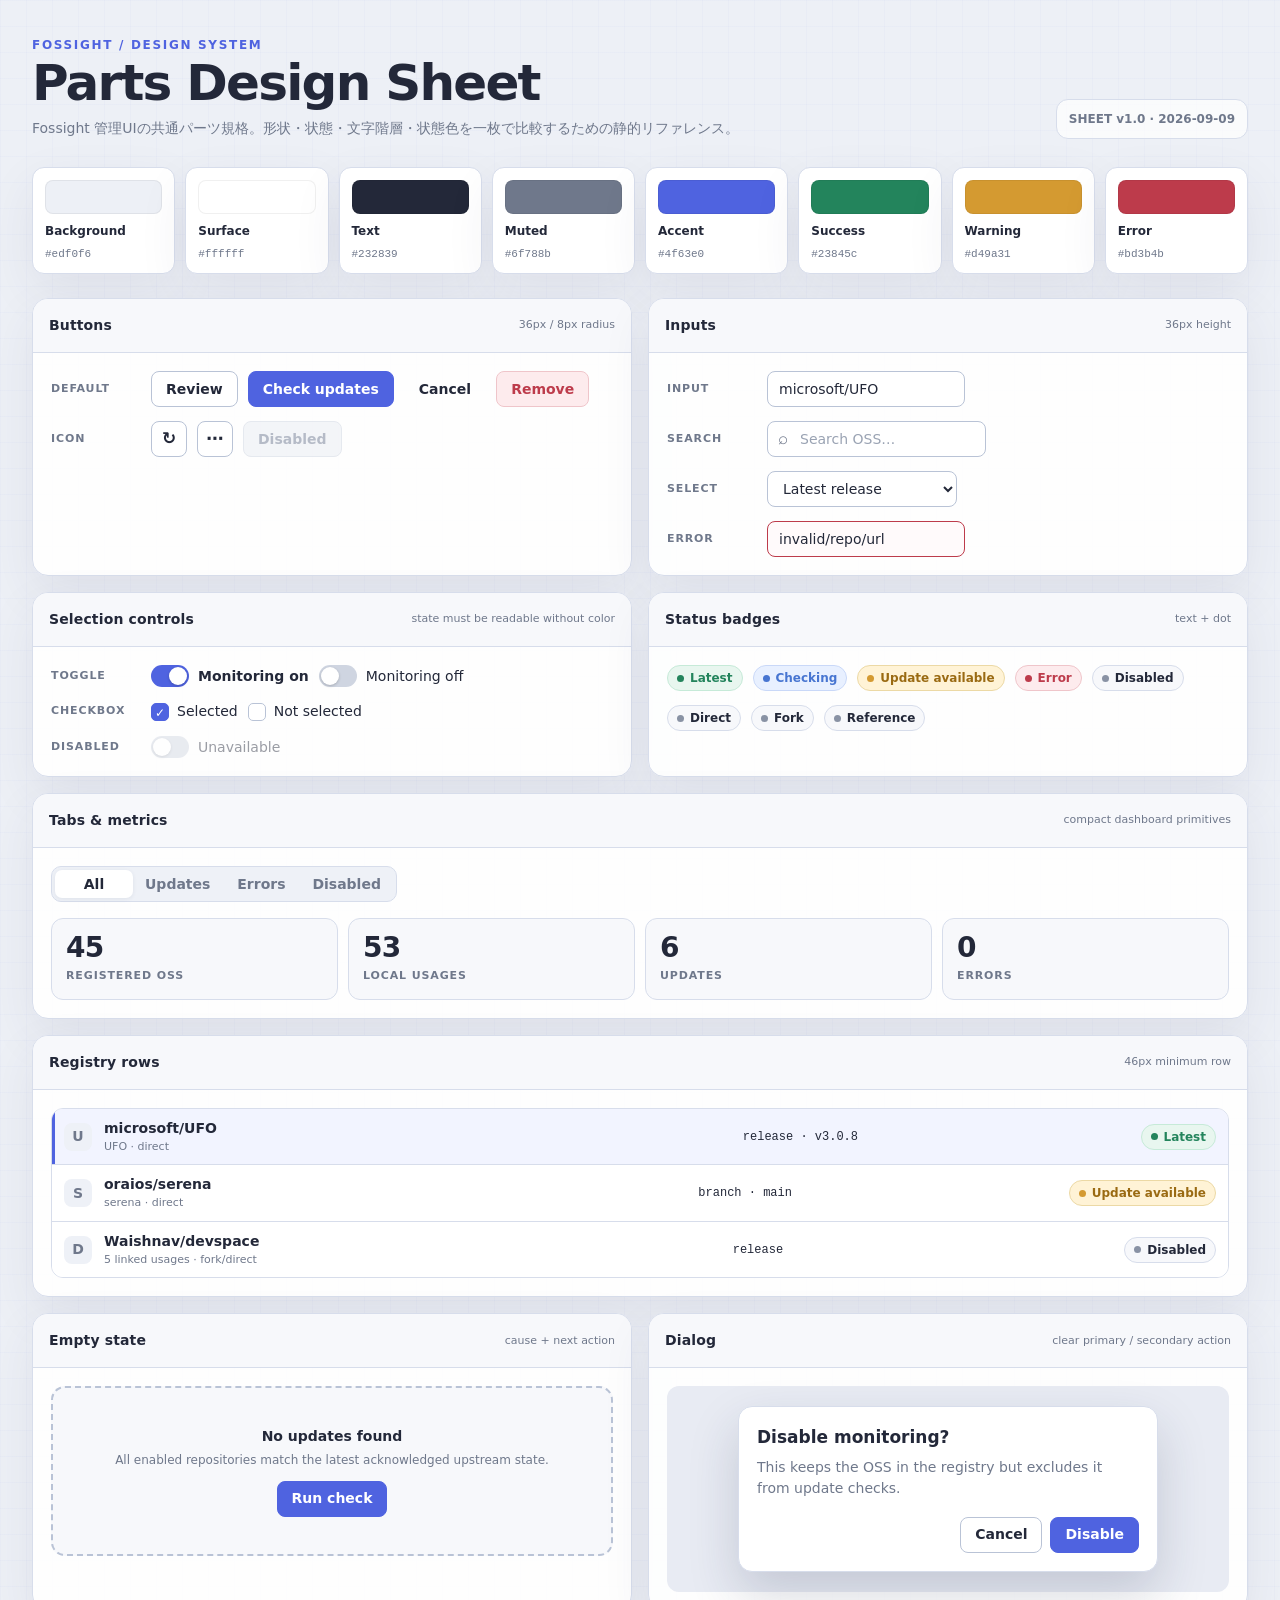
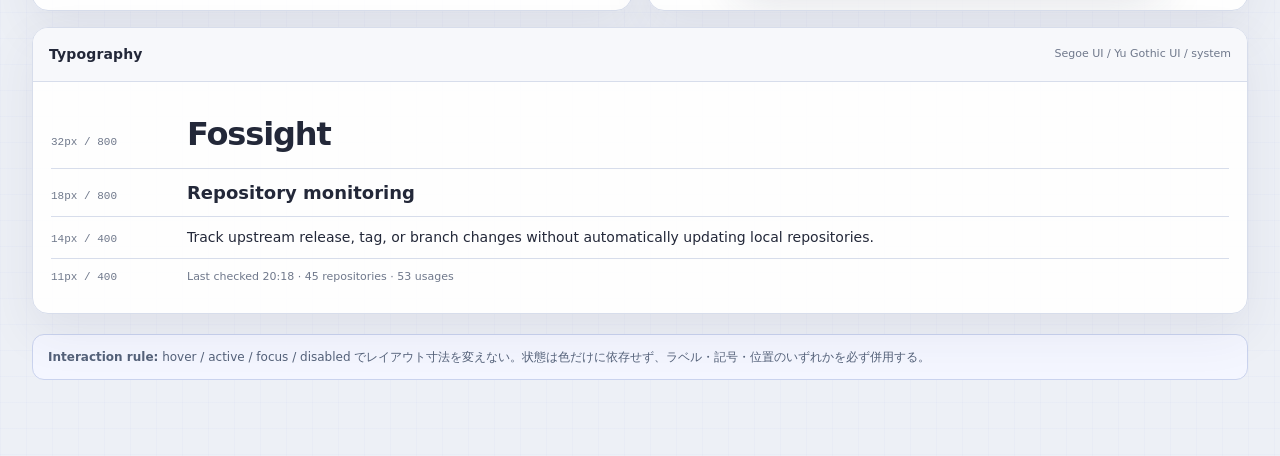
<file: design-sheets/parts-design-sheet.html>
<!doctype html>
<html lang="ja">
<head>
  <meta charset="utf-8">
  <meta name="viewport" content="width=device-width, initial-scale=1">
  <title>Fossight — Parts Design Sheet</title>
  <style>
    :root {
      --bg: #edf0f6;
      --surface: #ffffff;
      --surface-2: #f7f8fb;
      --surface-3: #eef1f7;
      --ink: #232839;
      --muted: #6f788b;
      --border: #d7ddeb;
      --border-strong: #b9c3d6;
      --accent: #4f63e0;
      --accent-soft: #e9edff;
      --success: #23845c;
      --success-soft: #e8f6ef;
      --warning: #9a6a12;
      --warning-soft: #fff3d6;
      --danger: #bd3b4b;
      --danger-soft: #fdebed;
      --running: #4775d1;
      --running-soft: #e8f0ff;
      --shadow: 0 18px 50px rgba(45, 55, 88, .08);
      --r-sm: 8px;
      --r-md: 12px;
      --r-lg: 16px;
      --space-1: 4px;
      --space-2: 8px;
      --space-3: 12px;
      --space-4: 16px;
      --space-6: 24px;
      --space-8: 32px;
    }

    * { box-sizing: border-box; }
    html { color-scheme: light; }
    body {
      margin: 0;
      color: var(--ink);
      background:
        linear-gradient(rgba(79, 99, 224, .025) 1px, transparent 1px),
        linear-gradient(90deg, rgba(79, 99, 224, .025) 1px, transparent 1px),
        var(--bg);
      background-size: 26px 26px;
      font-family: "Segoe UI", "Yu Gothic UI", system-ui, -apple-system, sans-serif;
      font-size: 14px;
      line-height: 1.5;
    }

    button, input, select { font: inherit; color: inherit; }
    button, input, select, .toggle { outline: none; }
    :focus-visible { box-shadow: 0 0 0 2px var(--surface), 0 0 0 4px var(--accent); }

    .page { max-width: 1440px; margin: 0 auto; padding: 36px 32px 64px; }
    .masthead {
      display: flex;
      align-items: end;
      justify-content: space-between;
      gap: 24px;
      margin-bottom: 28px;
    }
    .eyebrow {
      margin: 0 0 4px;
      color: var(--accent);
      font-size: 12px;
      font-weight: 800;
      letter-spacing: .14em;
      text-transform: uppercase;
    }
    h1 { margin: 0; font-size: clamp(30px, 4vw, 50px); line-height: 1; letter-spacing: -.035em; }
    .lead { margin: 10px 0 0; max-width: 760px; color: var(--muted); }
    .stamp {
      flex: 0 0 auto;
      padding: 10px 12px;
      border: 1px solid var(--border);
      border-radius: var(--r-md);
      background: rgba(255,255,255,.72);
      color: var(--muted);
      font-size: 12px;
      font-weight: 700;
    }

    .tokens {
      display: grid;
      grid-template-columns: repeat(8, minmax(90px, 1fr));
      gap: 10px;
      margin-bottom: 24px;
    }
    .swatch {
      min-height: 92px;
      padding: 12px;
      border: 1px solid var(--border);
      border-radius: var(--r-md);
      background: var(--surface);
      box-shadow: var(--shadow);
      display: flex;
      flex-direction: column;
      justify-content: space-between;
      gap: 8px;
    }
    .swatch-color { height: 34px; border-radius: 8px; border: 1px solid rgba(0,0,0,.06); }
    .swatch strong { font-size: 12px; }
    .swatch code { color: var(--muted); font: 11px/1.2 ui-monospace, SFMono-Regular, Consolas, monospace; }

    .sheet-grid { display: grid; grid-template-columns: repeat(2, minmax(0, 1fr)); gap: 16px; }
    .panel {
      border: 1px solid var(--border);
      border-radius: var(--r-lg);
      background: rgba(255,255,255,.92);
      box-shadow: var(--shadow);
      overflow: clip;
    }
    .panel.wide { grid-column: 1 / -1; }
    .panel-head {
      min-height: 54px;
      padding: 14px 16px;
      display: flex;
      align-items: center;
      justify-content: space-between;
      gap: 16px;
      border-bottom: 1px solid var(--border);
      background: var(--surface-2);
    }
    .panel-head h2 { margin: 0; font-size: 14px; letter-spacing: .01em; }
    .panel-head span { color: var(--muted); font-size: 11px; }
    .panel-body { padding: 18px; }
    .row { display: flex; flex-wrap: wrap; align-items: center; gap: 10px; }
    .row + .row { margin-top: 14px; }
    .spec-label { min-width: 90px; color: var(--muted); font-size: 11px; font-weight: 700; text-transform: uppercase; letter-spacing: .08em; }

    .btn {
      min-height: 36px;
      padding: 0 14px;
      border: 1px solid var(--border-strong);
      border-radius: var(--r-sm);
      background: var(--surface);
      font-weight: 700;
      cursor: default;
    }
    .btn:hover { background: var(--surface-2); border-color: #aeb9ce; }
    .btn.primary { color: #fff; border-color: var(--accent); background: var(--accent); }
    .btn.primary:hover { background: #4659cc; }
    .btn.ghost { border-color: transparent; background: transparent; }
    .btn.danger { color: var(--danger); border-color: #efc5ca; background: var(--danger-soft); }
    .btn[disabled] { color: #a4abba; background: #f1f3f7; border-color: #e0e4ec; opacity: .8; }
    .btn.icon { width: 36px; padding: 0; display: inline-grid; place-items: center; font-size: 17px; }

    .field, .select {
      height: 36px;
      min-width: 190px;
      padding: 0 11px;
      border: 1px solid var(--border-strong);
      border-radius: var(--r-sm);
      background: var(--surface);
    }
    .field::placeholder { color: #9aa3b3; }
    .field.error { border-color: var(--danger); background: #fffafb; }
    .search { position: relative; display: inline-flex; align-items: center; }
    .search::before { content: "⌕"; position: absolute; left: 11px; color: var(--muted); font-size: 17px; pointer-events: none; }
    .search .field { padding-left: 32px; }

    .toggle { display: inline-flex; align-items: center; gap: 9px; cursor: default; }
    .toggle-track {
      width: 38px; height: 22px; padding: 2px;
      border-radius: 999px; background: #cfd5e1;
      display: inline-flex; align-items: center;
    }
    .toggle-track::after { content: ""; width: 18px; height: 18px; border-radius: 50%; background: #fff; box-shadow: 0 1px 3px rgba(0,0,0,.2); }
    .toggle.on .toggle-track { justify-content: flex-end; background: var(--accent); }
    .toggle.disabled { opacity: .45; }

    .check { display: inline-flex; align-items: center; gap: 8px; }
    .check-box { width: 18px; height: 18px; border: 1px solid var(--border-strong); border-radius: 5px; background: #fff; display: grid; place-items: center; }
    .check.checked .check-box { color: #fff; border-color: var(--accent); background: var(--accent); }
    .check.checked .check-box::after { content: "✓"; font-size: 12px; font-weight: 900; }

    .badge {
      min-height: 26px; padding: 3px 9px; border-radius: 999px;
      display: inline-flex; align-items: center; gap: 6px;
      border: 1px solid var(--border); background: var(--surface-2);
      font-size: 12px; font-weight: 800;
    }
    .badge::before { content: ""; width: 7px; height: 7px; border-radius: 50%; background: #8992a4; }
    .badge.ok { color: var(--success); border-color: #c6ead8; background: var(--success-soft); }
    .badge.ok::before { background: var(--success); }
    .badge.run { color: var(--running); border-color: #c9d8f8; background: var(--running-soft); }
    .badge.run::before { background: var(--running); }
    .badge.warn { color: var(--warning); border-color: #ecd9a5; background: var(--warning-soft); }
    .badge.warn::before { background: #d49a31; }
    .badge.fail { color: var(--danger); border-color: #efc5ca; background: var(--danger-soft); }
    .badge.fail::before { background: var(--danger); }

    .tabs { display: inline-flex; min-height: 36px; padding: 3px; border: 1px solid var(--border); border-radius: 10px; background: var(--surface-3); }
    .tab { min-width: 78px; padding: 0 12px; border: 0; border-radius: 7px; background: transparent; color: var(--muted); font-weight: 700; }
    .tab.active { color: var(--ink); background: #fff; box-shadow: 0 1px 4px rgba(40,49,80,.08); }

    .metric-grid { display: grid; grid-template-columns: repeat(4, 1fr); gap: 10px; }
    .metric { padding: 14px; border: 1px solid var(--border); border-radius: var(--r-md); background: var(--surface-2); }
    .metric strong { display: block; font-size: 28px; line-height: 1.1; letter-spacing: -.03em; }
    .metric span { color: var(--muted); font-size: 11px; font-weight: 700; text-transform: uppercase; letter-spacing: .08em; }

    .list { border: 1px solid var(--border); border-radius: var(--r-md); overflow: clip; }
    .list-row { min-height: 46px; padding: 9px 12px; display: grid; grid-template-columns: 28px 1.3fr .8fr auto; gap: 12px; align-items: center; background: #fff; }
    .list-row + .list-row { border-top: 1px solid var(--border); }
    .list-row.selected { background: #f2f4ff; box-shadow: inset 3px 0 var(--accent); }
    .repo-icon { width: 28px; height: 28px; border-radius: 8px; display: grid; place-items: center; background: var(--surface-3); color: var(--muted); font-weight: 900; }
    .repo-name { font-weight: 800; }
    .repo-sub { color: var(--muted); font-size: 11px; }
    .mono { font-family: ui-monospace, SFMono-Regular, Consolas, monospace; font-size: 12px; }

    .empty { min-height: 170px; border: 2px dashed var(--border-strong); border-radius: 14px; background: var(--surface-2); display: grid; place-items: center; text-align: center; padding: 24px; }
    .empty strong { display: block; margin-bottom: 4px; }
    .empty p { margin: 0 0 12px; color: var(--muted); font-size: 12px; }

    .dialog-wrap { padding: 20px; border-radius: var(--r-md); background: #e8ebf3; }
    .dialog { max-width: 420px; margin: 0 auto; padding: 18px; border: 1px solid var(--border); border-radius: 14px; background: #fff; box-shadow: 0 22px 50px rgba(36, 45, 76, .18); }
    .dialog h3 { margin: 0 0 6px; font-size: 17px; }
    .dialog p { margin: 0 0 18px; color: var(--muted); }
    .dialog-actions { display: flex; justify-content: flex-end; gap: 8px; }

    .type-sample { display: grid; grid-template-columns: 120px 1fr; gap: 16px; align-items: baseline; padding: 10px 0; border-bottom: 1px solid var(--border); }
    .type-sample:last-child { border-bottom: 0; }
    .type-meta { color: var(--muted); font-size: 11px; font-family: ui-monospace, SFMono-Regular, Consolas, monospace; }
    .t-display { font-size: 32px; font-weight: 800; letter-spacing: -.035em; }
    .t-title { font-size: 18px; font-weight: 800; }
    .t-body { font-size: 14px; }
    .t-caption { font-size: 11px; color: var(--muted); }

    .note {
      margin-top: 20px; padding: 13px 15px; border: 1px solid #cad3ee; border-radius: var(--r-md);
      background: #f4f6ff; color: #536078; font-size: 12px;
    }

    @media (max-width: 980px) {
      .page { padding: 24px 18px 48px; }
      .tokens { grid-template-columns: repeat(4, 1fr); }
      .sheet-grid { grid-template-columns: 1fr; }
      .panel.wide { grid-column: auto; }
      .metric-grid { grid-template-columns: repeat(2, 1fr); }
      .list-row { grid-template-columns: 28px 1fr auto; }
      .list-row .mono { display: none; }
    }
    @media (max-width: 560px) {
      .masthead { align-items: start; flex-direction: column; }
      .tokens { grid-template-columns: repeat(2, 1fr); }
      .metric-grid { grid-template-columns: 1fr 1fr; }
      .spec-label { width: 100%; min-width: 100%; }
      .list-row { grid-template-columns: 28px 1fr; }
      .list-row .badge { grid-column: 2; justify-self: start; }
    }
  </style>
</head>
<body>
  <main class="page">
    <header class="masthead">
      <div>
        <p class="eyebrow">Fossight / Design System</p>
        <h1>Parts Design Sheet</h1>
        <p class="lead">Fossight 管理UIの共通パーツ規格。形状・状態・文字階層・状態色を一枚で比較するための静的リファレンス。</p>
      </div>
      <div class="stamp">SHEET v1.0 · 2026-09-09</div>
    </header>

    <section class="tokens" aria-label="Color tokens">
      <div class="swatch"><div class="swatch-color" style="background:#edf0f6"></div><strong>Background</strong><code>#edf0f6</code></div>
      <div class="swatch"><div class="swatch-color" style="background:#ffffff"></div><strong>Surface</strong><code>#ffffff</code></div>
      <div class="swatch"><div class="swatch-color" style="background:#232839"></div><strong>Text</strong><code>#232839</code></div>
      <div class="swatch"><div class="swatch-color" style="background:#6f788b"></div><strong>Muted</strong><code>#6f788b</code></div>
      <div class="swatch"><div class="swatch-color" style="background:#4f63e0"></div><strong>Accent</strong><code>#4f63e0</code></div>
      <div class="swatch"><div class="swatch-color" style="background:#23845c"></div><strong>Success</strong><code>#23845c</code></div>
      <div class="swatch"><div class="swatch-color" style="background:#d49a31"></div><strong>Warning</strong><code>#d49a31</code></div>
      <div class="swatch"><div class="swatch-color" style="background:#bd3b4b"></div><strong>Error</strong><code>#bd3b4b</code></div>
    </section>

    <div class="sheet-grid">
      <section class="panel">
        <div class="panel-head"><h2>Buttons</h2><span>36px / 8px radius</span></div>
        <div class="panel-body">
          <div class="row"><span class="spec-label">Default</span><button class="btn">Review</button><button class="btn primary">Check updates</button><button class="btn ghost">Cancel</button><button class="btn danger">Remove</button></div>
          <div class="row"><span class="spec-label">Icon</span><button class="btn icon" aria-label="Refresh">↻</button><button class="btn icon" aria-label="More options">⋯</button><button class="btn" disabled>Disabled</button></div>
        </div>
      </section>

      <section class="panel">
        <div class="panel-head"><h2>Inputs</h2><span>36px height</span></div>
        <div class="panel-body">
          <div class="row"><span class="spec-label">Input</span><input class="field" value="microsoft/UFO" aria-label="Repository"></div>
          <div class="row"><span class="spec-label">Search</span><label class="search"><input class="field" placeholder="Search OSS…" aria-label="Search OSS"></label></div>
          <div class="row"><span class="spec-label">Select</span><select class="select" aria-label="Tracking mode"><option>Latest release</option><option>Latest tag</option><option>Branch HEAD</option></select></div>
          <div class="row"><span class="spec-label">Error</span><input class="field error" value="invalid/repo/url" aria-invalid="true"></div>
        </div>
      </section>

      <section class="panel">
        <div class="panel-head"><h2>Selection controls</h2><span>state must be readable without color</span></div>
        <div class="panel-body">
          <div class="row"><span class="spec-label">Toggle</span><span class="toggle on"><span class="toggle-track"></span><strong>Monitoring on</strong></span><span class="toggle"><span class="toggle-track"></span><span>Monitoring off</span></span></div>
          <div class="row"><span class="spec-label">Checkbox</span><span class="check checked"><span class="check-box"></span>Selected</span><span class="check"><span class="check-box"></span>Not selected</span></div>
          <div class="row"><span class="spec-label">Disabled</span><span class="toggle disabled"><span class="toggle-track"></span><span>Unavailable</span></span></div>
        </div>
      </section>

      <section class="panel">
        <div class="panel-head"><h2>Status badges</h2><span>text + dot</span></div>
        <div class="panel-body">
          <div class="row"><span class="badge ok">Latest</span><span class="badge run">Checking</span><span class="badge warn">Update available</span><span class="badge fail">Error</span><span class="badge">Disabled</span></div>
          <div class="row"><span class="badge">Direct</span><span class="badge">Fork</span><span class="badge">Reference</span></div>
        </div>
      </section>

      <section class="panel wide">
        <div class="panel-head"><h2>Tabs & metrics</h2><span>compact dashboard primitives</span></div>
        <div class="panel-body">
          <div class="row" style="justify-content:space-between; margin-bottom:16px">
            <div class="tabs" role="tablist" aria-label="Example tabs"><button class="tab active">All</button><button class="tab">Updates</button><button class="tab">Errors</button><button class="tab">Disabled</button></div>
          </div>
          <div class="metric-grid">
            <div class="metric"><strong>45</strong><span>Registered OSS</span></div>
            <div class="metric"><strong>53</strong><span>Local usages</span></div>
            <div class="metric"><strong>6</strong><span>Updates</span></div>
            <div class="metric"><strong>0</strong><span>Errors</span></div>
          </div>
        </div>
      </section>

      <section class="panel wide">
        <div class="panel-head"><h2>Registry rows</h2><span>46px minimum row</span></div>
        <div class="panel-body">
          <div class="list">
            <div class="list-row selected"><div class="repo-icon">U</div><div><div class="repo-name">microsoft/UFO</div><div class="repo-sub">UFO · direct</div></div><div class="mono">release · v3.0.8</div><span class="badge ok">Latest</span></div>
            <div class="list-row"><div class="repo-icon">S</div><div><div class="repo-name">oraios/serena</div><div class="repo-sub">serena · direct</div></div><div class="mono">branch · main</div><span class="badge warn">Update available</span></div>
            <div class="list-row"><div class="repo-icon">D</div><div><div class="repo-name">Waishnav/devspace</div><div class="repo-sub">5 linked usages · fork/direct</div></div><div class="mono">release</div><span class="badge">Disabled</span></div>
          </div>
        </div>
      </section>

      <section class="panel">
        <div class="panel-head"><h2>Empty state</h2><span>cause + next action</span></div>
        <div class="panel-body">
          <div class="empty"><div><strong>No updates found</strong><p>All enabled repositories match the latest acknowledged upstream state.</p><button class="btn primary">Run check</button></div></div>
        </div>
      </section>

      <section class="panel">
        <div class="panel-head"><h2>Dialog</h2><span>clear primary / secondary action</span></div>
        <div class="panel-body">
          <div class="dialog-wrap"><div class="dialog"><h3>Disable monitoring?</h3><p>This keeps the OSS in the registry but excludes it from update checks.</p><div class="dialog-actions"><button class="btn">Cancel</button><button class="btn primary">Disable</button></div></div></div>
        </div>
      </section>

      <section class="panel wide">
        <div class="panel-head"><h2>Typography</h2><span>Segoe UI / Yu Gothic UI / system</span></div>
        <div class="panel-body">
          <div class="type-sample"><div class="type-meta">32px / 800</div><div class="t-display">Fossight</div></div>
          <div class="type-sample"><div class="type-meta">18px / 800</div><div class="t-title">Repository monitoring</div></div>
          <div class="type-sample"><div class="type-meta">14px / 400</div><div class="t-body">Track upstream release, tag, or branch changes without automatically updating local repositories.</div></div>
          <div class="type-sample"><div class="type-meta">11px / 400</div><div class="t-caption">Last checked 20:18 · 45 repositories · 53 usages</div></div>
        </div>
      </section>
    </div>

    <p class="note"><strong>Interaction rule:</strong> hover / active / focus / disabled でレイアウト寸法を変えない。状態は色だけに依存せず、ラベル・記号・位置のいずれかを必ず併用する。</p>
  </main>
</body>
</html>
</file>
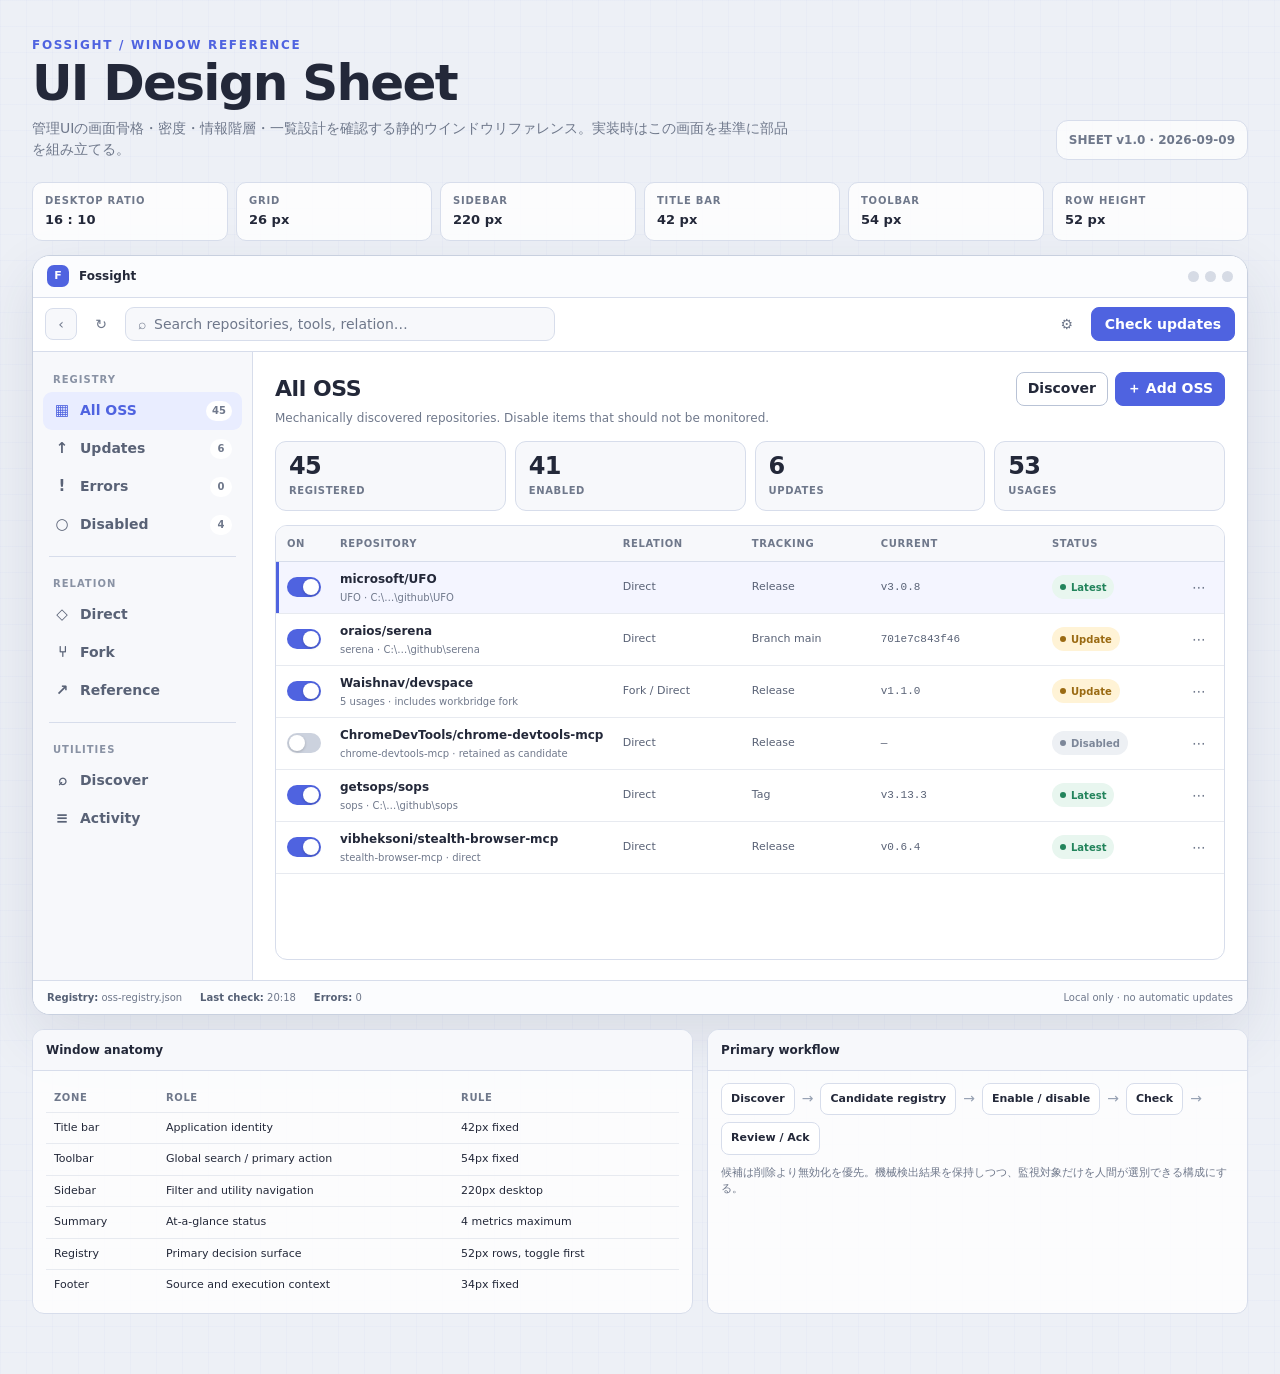
<file: design-sheets/ui-design-sheet.html>
<!doctype html>
<html lang="ja">
<head>
  <meta charset="utf-8">
  <meta name="viewport" content="width=device-width, initial-scale=1">
  <title>Fossight — UI Design Sheet</title>
  <style>
    :root {
      --bg: #edf0f6;
      --surface: #ffffff;
      --surface-2: #f7f8fb;
      --surface-3: #eef1f7;
      --ink: #232839;
      --muted: #6f788b;
      --border: #d7ddeb;
      --border-strong: #b9c3d6;
      --accent: #4f63e0;
      --accent-soft: #e9edff;
      --success: #23845c;
      --success-soft: #e8f6ef;
      --warning: #9a6a12;
      --warning-soft: #fff3d6;
      --danger: #bd3b4b;
      --danger-soft: #fdebed;
      --shadow: 0 22px 60px rgba(45, 55, 88, .11);
      --r-sm: 8px;
      --r-md: 12px;
      --r-lg: 16px;
    }
    * { box-sizing: border-box; }
    body {
      margin: 0;
      color: var(--ink);
      background:
        linear-gradient(rgba(79, 99, 224, .025) 1px, transparent 1px),
        linear-gradient(90deg, rgba(79, 99, 224, .025) 1px, transparent 1px),
        var(--bg);
      background-size: 26px 26px;
      font: 14px/1.5 "Segoe UI", "Yu Gothic UI", system-ui, -apple-system, sans-serif;
    }
    button, input, select { font: inherit; color: inherit; }
    .page { max-width: 1600px; margin: 0 auto; padding: 36px 32px 60px; }
    .masthead { display: flex; align-items: end; justify-content: space-between; gap: 20px; margin-bottom: 22px; }
    .eyebrow { margin: 0 0 4px; color: var(--accent); font-size: 12px; font-weight: 800; letter-spacing: .14em; text-transform: uppercase; }
    h1 { margin: 0; font-size: clamp(30px, 4vw, 50px); line-height: 1; letter-spacing: -.035em; }
    .lead { margin: 10px 0 0; max-width: 760px; color: var(--muted); }
    .stamp { padding: 10px 12px; border: 1px solid var(--border); border-radius: var(--r-md); background: rgba(255,255,255,.72); color: var(--muted); font-size: 12px; font-weight: 700; }

    .meta-strip { display: grid; grid-template-columns: repeat(6, 1fr); gap: 8px; margin-bottom: 14px; }
    .meta { min-height: 58px; padding: 10px 12px; border: 1px solid var(--border); border-radius: 10px; background: rgba(255,255,255,.82); }
    .meta small { display: block; color: var(--muted); font-size: 10px; font-weight: 800; text-transform: uppercase; letter-spacing: .08em; }
    .meta strong { display: block; margin-top: 2px; font-size: 13px; }

    .window-frame {
      border: 1px solid #c8d0df;
      border-radius: 18px;
      background: #fff;
      box-shadow: var(--shadow);
      overflow: clip;
      aspect-ratio: 16 / 10;
      min-height: 650px;
      display: grid;
      grid-template-rows: 42px 54px 1fr 34px;
    }
    .titlebar { padding: 0 14px; display: flex; align-items: center; justify-content: space-between; border-bottom: 1px solid var(--border); background: #fbfcfe; }
    .title-left { display: flex; align-items: center; gap: 10px; font-size: 12px; font-weight: 800; }
    .app-mark { width: 22px; height: 22px; border-radius: 7px; display: grid; place-items: center; color: #fff; background: var(--accent); font-size: 11px; }
    .window-controls { display: flex; gap: 6px; }
    .window-controls span { width: 11px; height: 11px; border-radius: 50%; background: #d6dbe5; }

    .toolbar { padding: 0 12px; display: flex; align-items: center; gap: 8px; border-bottom: 1px solid var(--border); background: #fff; }
    .icon-btn { width: 32px; height: 32px; border: 1px solid transparent; border-radius: 8px; background: transparent; color: var(--muted); }
    .icon-btn.filled { border-color: var(--border); background: var(--surface-2); }
    .search { height: 34px; flex: 1; max-width: 430px; padding: 0 12px; border: 1px solid var(--border); border-radius: 9px; background: var(--surface-2); color: var(--muted); display: flex; align-items: center; gap: 8px; }
    .toolbar-spacer { flex: 1; }
    .check-btn { height: 34px; padding: 0 13px; border: 1px solid var(--accent); border-radius: 8px; color: #fff; background: var(--accent); font-weight: 800; }

    .workspace { min-height: 0; display: grid; grid-template-columns: 220px 1fr; }
    .sidebar { min-width: 0; border-right: 1px solid var(--border); background: var(--surface-2); padding: 13px 10px; }
    .side-label { padding: 7px 10px 5px; color: #8992a4; font-size: 10px; font-weight: 800; letter-spacing: .1em; text-transform: uppercase; }
    .nav-item { min-height: 38px; padding: 0 10px; display: flex; align-items: center; gap: 9px; border-radius: 9px; color: #596276; font-weight: 700; }
    .nav-item.active { color: var(--accent); background: var(--accent-soft); }
    .nav-icon { width: 18px; text-align: center; font-size: 15px; }
    .nav-count { margin-left: auto; min-width: 22px; height: 20px; padding: 0 6px; border-radius: 999px; display: grid; place-items: center; background: #fff; color: var(--muted); font-size: 10px; }
    .side-rule { height: 1px; background: var(--border); margin: 12px 6px; }

    .content { min-width: 0; min-height: 0; overflow: hidden; background: #fff; display: grid; grid-template-rows: auto auto 1fr; }
    .content-head { padding: 20px 22px 14px; display: flex; align-items: start; justify-content: space-between; gap: 18px; }
    .content-head h2 { margin: 0 0 4px; font-size: 22px; letter-spacing: -.02em; }
    .content-head p { margin: 0; color: var(--muted); font-size: 12px; }
    .head-actions { display: flex; gap: 7px; }
    .btn { height: 34px; padding: 0 11px; border: 1px solid var(--border-strong); border-radius: 8px; background: #fff; font-weight: 700; }
    .btn.primary { border-color: var(--accent); color: #fff; background: var(--accent); }

    .summary { padding: 0 22px 14px; display: grid; grid-template-columns: repeat(4, 1fr); gap: 9px; }
    .metric { padding: 12px 13px; border: 1px solid var(--border); border-radius: 11px; background: var(--surface-2); }
    .metric strong { display: block; font-size: 24px; line-height: 1; letter-spacing: -.03em; }
    .metric span { display: block; margin-top: 5px; color: var(--muted); font-size: 10px; font-weight: 800; letter-spacing: .06em; text-transform: uppercase; }

    .registry { min-height: 0; margin: 0 22px 20px; border: 1px solid var(--border); border-radius: 12px; overflow: hidden; display: grid; grid-template-rows: 36px 1fr; }
    .registry-head, .repo-row { display: grid; grid-template-columns: 44px minmax(210px,1.35fr) 120px 120px minmax(145px,.8fr) 110px 42px; align-items: center; column-gap: 9px; }
    .registry-head { padding: 0 11px; background: var(--surface-2); color: var(--muted); font-size: 10px; font-weight: 800; letter-spacing: .06em; text-transform: uppercase; border-bottom: 1px solid var(--border); }
    .repo-list { min-height: 0; overflow: hidden; }
    .repo-row { min-height: 52px; padding: 6px 11px; border-bottom: 1px solid #e7eaf0; background: #fff; }
    .repo-row.selected { background: #f4f5ff; box-shadow: inset 3px 0 var(--accent); }
    .toggle { width: 34px; height: 20px; padding: 2px; border-radius: 999px; display: flex; align-items: center; background: #ccd2de; }
    .toggle::after { content: ""; width: 16px; height: 16px; border-radius: 50%; background: #fff; box-shadow: 0 1px 3px rgba(0,0,0,.2); }
    .toggle.on { justify-content: flex-end; background: var(--accent); }
    .repo-name { font-size: 12px; font-weight: 800; white-space: nowrap; overflow: hidden; text-overflow: ellipsis; }
    .repo-sub { margin-top: 2px; color: var(--muted); font-size: 10px; white-space: nowrap; overflow: hidden; text-overflow: ellipsis; }
    .type, .track { font-size: 11px; color: #596276; }
    .version { font: 11px ui-monospace, SFMono-Regular, Consolas, monospace; color: #596276; }
    .status { justify-self: start; min-height: 24px; padding: 2px 8px; border-radius: 999px; display: inline-flex; align-items: center; gap: 5px; font-size: 10px; font-weight: 800; }
    .status::before { content:""; width: 6px; height: 6px; border-radius: 50%; background: currentColor; }
    .status.ok { color: var(--success); background: var(--success-soft); }
    .status.update { color: var(--warning); background: var(--warning-soft); }
    .status.off { color: #7d8799; background: #edf0f4; }
    .more { justify-self: end; width: 28px; height: 28px; border: 0; border-radius: 7px; background: transparent; color: var(--muted); }

    .footer { padding: 0 14px; display: flex; align-items: center; gap: 18px; border-top: 1px solid var(--border); background: #fbfcfe; color: var(--muted); font-size: 10px; }
    .footer strong { color: #556075; }
    .footer .push { margin-left: auto; }

    .annotation-grid { display: grid; grid-template-columns: 1.1fr .9fr; gap: 14px; margin-top: 14px; }
    .annotation { border: 1px solid var(--border); border-radius: 12px; background: rgba(255,255,255,.82); overflow: clip; }
    .annotation h3 { margin: 0; padding: 11px 13px; border-bottom: 1px solid var(--border); background: var(--surface-2); font-size: 12px; }
    .annotation-body { padding: 12px 13px; }
    .spec-table { width: 100%; border-collapse: collapse; font-size: 11px; }
    .spec-table th, .spec-table td { padding: 7px 8px; text-align: left; border-bottom: 1px solid #e7eaf0; }
    .spec-table th { color: var(--muted); font-size: 10px; text-transform: uppercase; letter-spacing: .06em; }
    .spec-table tr:last-child td { border-bottom: 0; }
    .flow { display: flex; align-items: center; flex-wrap: wrap; gap: 7px; }
    .flow-node { padding: 7px 9px; border: 1px solid var(--border); border-radius: 8px; background: #fff; font-size: 11px; font-weight: 700; }
    .flow-arrow { color: #96a0b2; }
    .note { margin-top: 10px; color: var(--muted); font-size: 11px; }

    @media (max-width: 1100px) {
      .page { padding: 24px 16px 44px; }
      .meta-strip { grid-template-columns: repeat(3, 1fr); }
      .window-frame { aspect-ratio: auto; min-height: 720px; }
      .workspace { grid-template-columns: 180px 1fr; }
      .registry-head, .repo-row { grid-template-columns: 40px minmax(190px,1fr) 100px 110px 110px 38px; }
      .registry-head > :nth-child(5), .repo-row > :nth-child(5) { display: none; }
      .annotation-grid { grid-template-columns: 1fr; }
    }
    @media (max-width: 760px) {
      .masthead { align-items: start; flex-direction: column; }
      .meta-strip { grid-template-columns: repeat(2, 1fr); }
      .window-frame { min-height: 760px; grid-template-rows: 42px 50px 1fr 34px; }
      .workspace { grid-template-columns: 1fr; }
      .sidebar { display: none; }
      .summary { grid-template-columns: repeat(2, 1fr); padding-inline: 12px; }
      .content-head { padding-inline: 12px; }
      .registry { margin-inline: 12px; }
      .registry-head, .repo-row { grid-template-columns: 40px 1fr 100px 38px; }
      .registry-head > :nth-child(3), .registry-head > :nth-child(4), .registry-head > :nth-child(5),
      .repo-row > :nth-child(3), .repo-row > :nth-child(4), .repo-row > :nth-child(5) { display: none; }
      .toolbar .icon-btn:nth-child(2) { display: none; }
    }
  </style>
</head>
<body>
  <main class="page">
    <header class="masthead">
      <div>
        <p class="eyebrow">Fossight / Window Reference</p>
        <h1>UI Design Sheet</h1>
        <p class="lead">管理UIの画面骨格・密度・情報階層・一覧設計を確認する静的ウインドウリファレンス。実装時はこの画面を基準に部品を組み立てる。</p>
      </div>
      <div class="stamp">SHEET v1.0 · 2026-09-09</div>
    </header>

    <section class="meta-strip" aria-label="Window specifications">
      <div class="meta"><small>Desktop ratio</small><strong>16 : 10</strong></div>
      <div class="meta"><small>Grid</small><strong>26 px</strong></div>
      <div class="meta"><small>Sidebar</small><strong>220 px</strong></div>
      <div class="meta"><small>Title bar</small><strong>42 px</strong></div>
      <div class="meta"><small>Toolbar</small><strong>54 px</strong></div>
      <div class="meta"><small>Row height</small><strong>52 px</strong></div>
    </section>

    <section class="window-frame" aria-label="Fossight management window mockup">
      <div class="titlebar">
        <div class="title-left"><span class="app-mark">F</span><span>Fossight</span></div>
        <div class="window-controls" aria-hidden="true"><span></span><span></span><span></span></div>
      </div>

      <div class="toolbar">
        <button class="icon-btn filled" aria-label="Back">‹</button>
        <button class="icon-btn" aria-label="Refresh">↻</button>
        <div class="search">⌕ <span>Search repositories, tools, relation…</span></div>
        <div class="toolbar-spacer"></div>
        <button class="icon-btn" aria-label="Settings">⚙</button>
        <button class="check-btn">Check updates</button>
      </div>

      <div class="workspace">
        <aside class="sidebar">
          <div class="side-label">Registry</div>
          <div class="nav-item active"><span class="nav-icon">▦</span>All OSS <span class="nav-count">45</span></div>
          <div class="nav-item"><span class="nav-icon">↑</span>Updates <span class="nav-count">6</span></div>
          <div class="nav-item"><span class="nav-icon">!</span>Errors <span class="nav-count">0</span></div>
          <div class="nav-item"><span class="nav-icon">○</span>Disabled <span class="nav-count">4</span></div>
          <div class="side-rule"></div>
          <div class="side-label">Relation</div>
          <div class="nav-item"><span class="nav-icon">◇</span>Direct</div>
          <div class="nav-item"><span class="nav-icon">⑂</span>Fork</div>
          <div class="nav-item"><span class="nav-icon">↗</span>Reference</div>
          <div class="side-rule"></div>
          <div class="side-label">Utilities</div>
          <div class="nav-item"><span class="nav-icon">⌕</span>Discover</div>
          <div class="nav-item"><span class="nav-icon">≡</span>Activity</div>
        </aside>

        <section class="content">
          <header class="content-head">
            <div><h2>All OSS</h2><p>Mechanically discovered repositories. Disable items that should not be monitored.</p></div>
            <div class="head-actions"><button class="btn">Discover</button><button class="btn primary">＋ Add OSS</button></div>
          </header>

          <div class="summary">
            <div class="metric"><strong>45</strong><span>Registered</span></div>
            <div class="metric"><strong>41</strong><span>Enabled</span></div>
            <div class="metric"><strong>6</strong><span>Updates</span></div>
            <div class="metric"><strong>53</strong><span>Usages</span></div>
          </div>

          <div class="registry">
            <div class="registry-head"><span>On</span><span>Repository</span><span>Relation</span><span>Tracking</span><span>Current</span><span>Status</span><span></span></div>
            <div class="repo-list">
              <div class="repo-row selected"><span class="toggle on"></span><div><div class="repo-name">microsoft/UFO</div><div class="repo-sub">UFO · C:\…\github\UFO</div></div><span class="type">Direct</span><span class="track">Release</span><span class="version">v3.0.8</span><span class="status ok">Latest</span><button class="more">⋯</button></div>
              <div class="repo-row"><span class="toggle on"></span><div><div class="repo-name">oraios/serena</div><div class="repo-sub">serena · C:\…\github\serena</div></div><span class="type">Direct</span><span class="track">Branch main</span><span class="version">701e7c843f46</span><span class="status update">Update</span><button class="more">⋯</button></div>
              <div class="repo-row"><span class="toggle on"></span><div><div class="repo-name">Waishnav/devspace</div><div class="repo-sub">5 usages · includes workbridge fork</div></div><span class="type">Fork / Direct</span><span class="track">Release</span><span class="version">v1.1.0</span><span class="status update">Update</span><button class="more">⋯</button></div>
              <div class="repo-row"><span class="toggle"></span><div><div class="repo-name">ChromeDevTools/chrome-devtools-mcp</div><div class="repo-sub">chrome-devtools-mcp · retained as candidate</div></div><span class="type">Direct</span><span class="track">Release</span><span class="version">—</span><span class="status off">Disabled</span><button class="more">⋯</button></div>
              <div class="repo-row"><span class="toggle on"></span><div><div class="repo-name">getsops/sops</div><div class="repo-sub">sops · C:\…\github\sops</div></div><span class="type">Direct</span><span class="track">Tag</span><span class="version">v3.13.3</span><span class="status ok">Latest</span><button class="more">⋯</button></div>
              <div class="repo-row"><span class="toggle on"></span><div><div class="repo-name">vibheksoni/stealth-browser-mcp</div><div class="repo-sub">stealth-browser-mcp · direct</div></div><span class="type">Direct</span><span class="track">Release</span><span class="version">v0.6.4</span><span class="status ok">Latest</span><button class="more">⋯</button></div>
            </div>
          </div>
        </section>
      </div>

      <footer class="footer"><span><strong>Registry:</strong> oss-registry.json</span><span><strong>Last check:</strong> 20:18</span><span><strong>Errors:</strong> 0</span><span class="push">Local only · no automatic updates</span></footer>
    </section>

    <section class="annotation-grid">
      <div class="annotation">
        <h3>Window anatomy</h3>
        <div class="annotation-body">
          <table class="spec-table">
            <thead><tr><th>Zone</th><th>Role</th><th>Rule</th></tr></thead>
            <tbody>
              <tr><td>Title bar</td><td>Application identity</td><td>42px fixed</td></tr>
              <tr><td>Toolbar</td><td>Global search / primary action</td><td>54px fixed</td></tr>
              <tr><td>Sidebar</td><td>Filter and utility navigation</td><td>220px desktop</td></tr>
              <tr><td>Summary</td><td>At-a-glance status</td><td>4 metrics maximum</td></tr>
              <tr><td>Registry</td><td>Primary decision surface</td><td>52px rows, toggle first</td></tr>
              <tr><td>Footer</td><td>Source and execution context</td><td>34px fixed</td></tr>
            </tbody>
          </table>
        </div>
      </div>
      <div class="annotation">
        <h3>Primary workflow</h3>
        <div class="annotation-body">
          <div class="flow"><span class="flow-node">Discover</span><span class="flow-arrow">→</span><span class="flow-node">Candidate registry</span><span class="flow-arrow">→</span><span class="flow-node">Enable / disable</span><span class="flow-arrow">→</span><span class="flow-node">Check</span><span class="flow-arrow">→</span><span class="flow-node">Review / Ack</span></div>
          <p class="note">候補は削除より無効化を優先。機械検出結果を保持しつつ、監視対象だけを人間が選別できる構成にする。</p>
        </div>
      </div>
    </section>
  </main>
</body>
</html>
</file>
